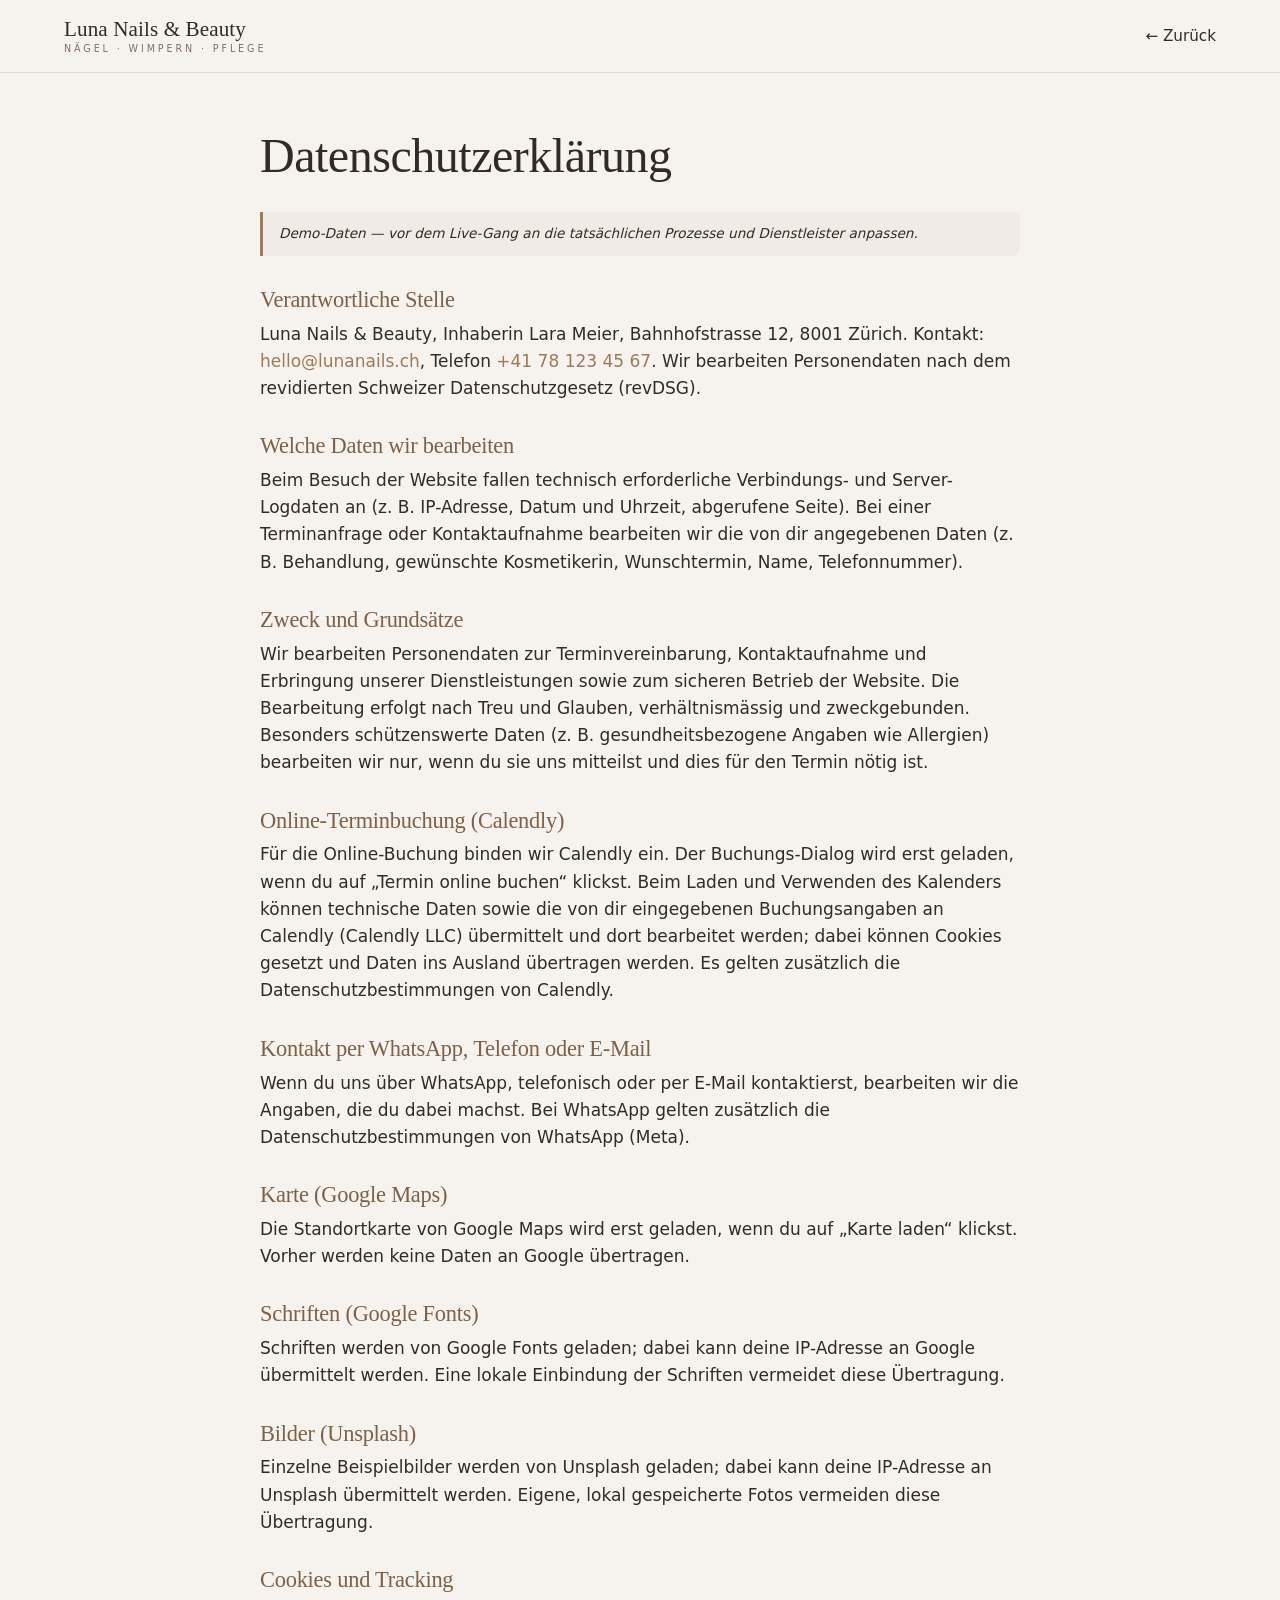
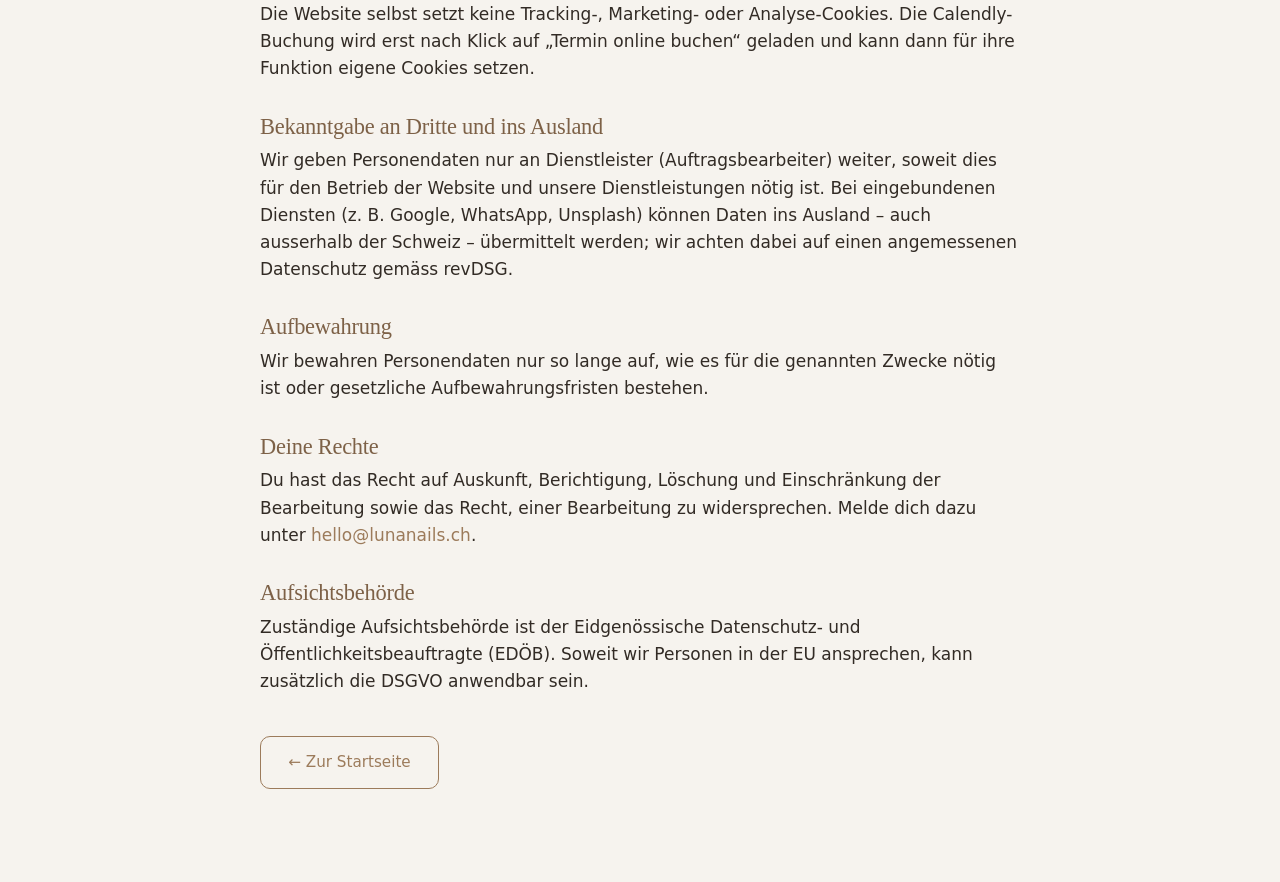
<file: datenschutz.html>
<!DOCTYPE html>
<html lang="de">
<head>
  <meta charset="UTF-8" />
  <meta name="viewport" content="width=device-width, initial-scale=1.0" />
  <meta http-equiv="Content-Security-Policy" content="default-src 'self'; base-uri 'self'; object-src 'none'; script-src 'self'; style-src 'self' https://fonts.googleapis.com; style-src-attr 'unsafe-inline'; font-src https://fonts.gstatic.com; img-src 'self' data: https://images.unsplash.com; frame-src https://maps.google.com; connect-src 'self' https://fonts.googleapis.com https://fonts.gstatic.com; form-action 'self'; upgrade-insecure-requests" />
  <title>Datenschutz | Luna Nails & Beauty</title>
  <link href="https://fonts.googleapis.com/css2?family=Baskervville&family=Jost:wght@300;400;500&display=swap" rel="stylesheet" />
  <link rel="stylesheet" href="styles.css" />
</head>
<body>
  <header class="nav">
    <div class="wrap nav-inner">
      <a href="index.html" class="logo"><span class="logo-name" data-f="name">Luna Nails &amp; Beauty</span><span class="logo-sub" data-f="tagline">NÄGEL · WIMPERN · PFLEGE</span></a>
      <nav class="nav-links"><a href="index.html">← Zurück</a></nav>
    </div>
  </header>

  <main class="legal wrap">
    <h1>Datenschutzerklärung</h1>
    <p class="legal-note">Demo-Daten — vor dem Live-Gang an die tatsächlichen Prozesse und Dienstleister anpassen.</p>

    <h2>Verantwortliche Stelle</h2>
    <p><span data-f="name">Luna Nails &amp; Beauty</span>, Inhaberin <span data-f="owner">Lara Meier</span>, <span data-f="street">Bahnhofstrasse 12</span>, <span data-f="zip">8001 Zürich</span>. Kontakt: <a href="mailto:hello@lunanails.ch" data-mail data-f="email">hello@lunanails.ch</a>, Telefon <a href="tel:+41781234567" data-tel data-f="phone">+41 78 123 45 67</a>. Wir bearbeiten Personendaten nach dem revidierten Schweizer Datenschutzgesetz (revDSG).</p>

    <h2>Welche Daten wir bearbeiten</h2>
    <p>Beim Besuch der Website fallen technisch erforderliche Verbindungs- und Server-Logdaten an (z. B. IP-Adresse, Datum und Uhrzeit, abgerufene Seite). Bei einer Terminanfrage oder Kontaktaufnahme bearbeiten wir die von dir angegebenen Daten (z. B. Behandlung, gewünschte Kosmetikerin, Wunschtermin, Name, Telefonnummer).</p>

    <h2>Zweck und Grundsätze</h2>
    <p>Wir bearbeiten Personendaten zur Terminvereinbarung, Kontaktaufnahme und Erbringung unserer Dienstleistungen sowie zum sicheren Betrieb der Website. Die Bearbeitung erfolgt nach Treu und Glauben, verhältnismässig und zweckgebunden. Besonders schützenswerte Daten (z. B. gesundheitsbezogene Angaben wie Allergien) bearbeiten wir nur, wenn du sie uns mitteilst und dies für den Termin nötig ist.</p>

    <h2>Online-Terminbuchung (Calendly)</h2>
    <p>Für die Online-Buchung binden wir Calendly ein. Der Buchungs-Dialog wird erst geladen, wenn du auf „Termin online buchen“ klickst. Beim Laden und Verwenden des Kalenders können technische Daten sowie die von dir eingegebenen Buchungsangaben an Calendly (Calendly LLC) übermittelt und dort bearbeitet werden; dabei können Cookies gesetzt und Daten ins Ausland übertragen werden. Es gelten zusätzlich die Datenschutzbestimmungen von Calendly.</p>

    <h2>Kontakt per WhatsApp, Telefon oder E-Mail</h2>
    <p>Wenn du uns über WhatsApp, telefonisch oder per E-Mail kontaktierst, bearbeiten wir die Angaben, die du dabei machst. Bei WhatsApp gelten zusätzlich die Datenschutzbestimmungen von WhatsApp (Meta).</p>

    <h2>Karte (Google Maps)</h2>
    <p>Die Standortkarte von Google Maps wird erst geladen, wenn du auf „Karte laden“ klickst. Vorher werden keine Daten an Google übertragen.</p>

    <h2>Schriften (Google Fonts)</h2>
    <p>Schriften werden von Google Fonts geladen; dabei kann deine IP-Adresse an Google übermittelt werden. Eine lokale Einbindung der Schriften vermeidet diese Übertragung.</p>

    <h2>Bilder (Unsplash)</h2>
    <p>Einzelne Beispielbilder werden von Unsplash geladen; dabei kann deine IP-Adresse an Unsplash übermittelt werden. Eigene, lokal gespeicherte Fotos vermeiden diese Übertragung.</p>

    <h2>Cookies und Tracking</h2>
    <p>Die Website selbst setzt keine Tracking-, Marketing- oder Analyse-Cookies. Die Calendly-Buchung wird erst nach Klick auf „Termin online buchen“ geladen und kann dann für ihre Funktion eigene Cookies setzen.</p>

    <h2>Bekanntgabe an Dritte und ins Ausland</h2>
    <p>Wir geben Personendaten nur an Dienstleister (Auftragsbearbeiter) weiter, soweit dies für den Betrieb der Website und unsere Dienstleistungen nötig ist. Bei eingebundenen Diensten (z. B. Google, WhatsApp, Unsplash) können Daten ins Ausland – auch ausserhalb der Schweiz – übermittelt werden; wir achten dabei auf einen angemessenen Datenschutz gemäss revDSG.</p>

    <h2>Aufbewahrung</h2>
    <p>Wir bewahren Personendaten nur so lange auf, wie es für die genannten Zwecke nötig ist oder gesetzliche Aufbewahrungsfristen bestehen.</p>

    <h2>Deine Rechte</h2>
    <p>Du hast das Recht auf Auskunft, Berichtigung, Löschung und Einschränkung der Bearbeitung sowie das Recht, einer Bearbeitung zu widersprechen. Melde dich dazu unter <a href="mailto:hello@lunanails.ch">hello@lunanails.ch</a>.</p>

    <h2>Aufsichtsbehörde</h2>
    <p>Zuständige Aufsichtsbehörde ist der Eidgenössische Datenschutz- und Öffentlichkeitsbeauftragte (EDÖB). Soweit wir Personen in der EU ansprechen, kann zusätzlich die DSGVO anwendbar sein.</p>

    <p class="legal-back"><a href="index.html" class="btn btn-outline">← Zur Startseite</a></p>
  </main>
  <script src="script.js"></script>
</body>
</html>
</file>
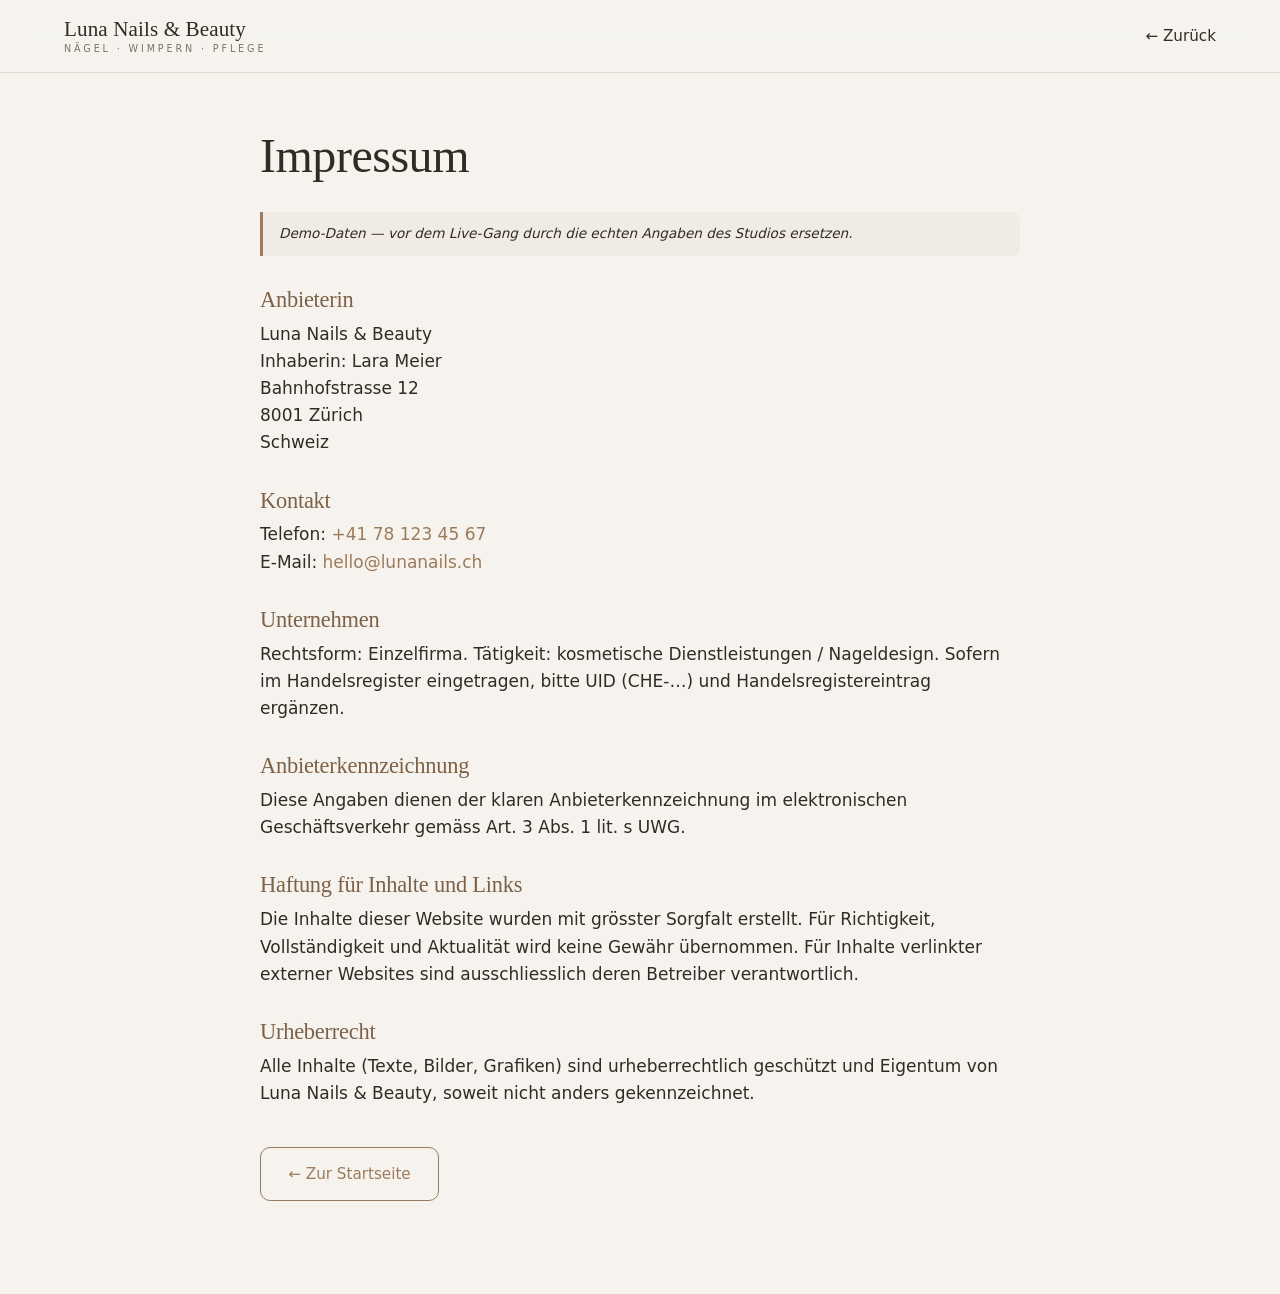
<file: impressum.html>
<!DOCTYPE html>
<html lang="de">
<head>
  <meta charset="UTF-8" />
  <meta name="viewport" content="width=device-width, initial-scale=1.0" />
  <meta http-equiv="Content-Security-Policy" content="default-src 'self'; base-uri 'self'; object-src 'none'; script-src 'self'; style-src 'self' https://fonts.googleapis.com; style-src-attr 'unsafe-inline'; font-src https://fonts.gstatic.com; img-src 'self' data: https://images.unsplash.com; frame-src https://maps.google.com; connect-src 'self' https://fonts.googleapis.com https://fonts.gstatic.com; form-action 'self'; upgrade-insecure-requests" />
  <title>Impressum | Luna Nails & Beauty</title>
  <link href="https://fonts.googleapis.com/css2?family=Baskervville&family=Jost:wght@300;400;500&display=swap" rel="stylesheet" />
  <link rel="stylesheet" href="styles.css" />
</head>
<body>
  <header class="nav">
    <div class="wrap nav-inner">
      <a href="index.html" class="logo"><span class="logo-name" data-f="name">Luna Nails &amp; Beauty</span><span class="logo-sub" data-f="tagline">NÄGEL · WIMPERN · PFLEGE</span></a>
      <nav class="nav-links"><a href="index.html">← Zurück</a></nav>
    </div>
  </header>

  <main class="legal wrap">
    <h1>Impressum</h1>
    <p class="legal-note">Demo-Daten — vor dem Live-Gang durch die echten Angaben des Studios ersetzen.</p>

    <h2>Anbieterin</h2>
    <p>
      <span data-f="name">Luna Nails &amp; Beauty</span><br />
      Inhaberin: <span data-f="owner">Lara Meier</span><br />
      <span data-f="street">Bahnhofstrasse 12</span><br />
      <span data-f="zip">8001 Zürich</span><br />
      Schweiz
    </p>

    <h2>Kontakt</h2>
    <p>Telefon: <a href="tel:+41781234567" data-tel data-f="phone">+41 78 123 45 67</a><br />E-Mail: <a href="mailto:hello@lunanails.ch" data-mail data-f="email">hello@lunanails.ch</a></p>

    <h2>Unternehmen</h2>
    <p>Rechtsform: Einzelfirma. Tätigkeit: kosmetische Dienstleistungen / Nageldesign. Sofern im Handelsregister eingetragen, bitte UID (CHE-…) und Handelsregistereintrag ergänzen.</p>

    <h2>Anbieterkennzeichnung</h2>
    <p>Diese Angaben dienen der klaren Anbieterkennzeichnung im elektronischen Geschäftsverkehr gemäss Art. 3 Abs. 1 lit. s UWG.</p>

    <h2>Haftung für Inhalte und Links</h2>
    <p>Die Inhalte dieser Website wurden mit grösster Sorgfalt erstellt. Für Richtigkeit, Vollständigkeit und Aktualität wird keine Gewähr übernommen. Für Inhalte verlinkter externer Websites sind ausschliesslich deren Betreiber verantwortlich.</p>

    <h2>Urheberrecht</h2>
    <p>Alle Inhalte (Texte, Bilder, Grafiken) sind urheberrechtlich geschützt und Eigentum von <span data-f="name">Luna Nails &amp; Beauty</span>, soweit nicht anders gekennzeichnet.</p>

    <p class="legal-back"><a href="index.html" class="btn btn-outline">← Zur Startseite</a></p>
  </main>
  <script src="script.js"></script>
</body>
</html>
</file>
<file: styles.css>
/* ===== Tokens ===== */
:root {
  --cream: #f6f3ee;
  --cream-2: #f0ebe4;
  --card: #f3ebe1;
  --taupe: #9c7b5b;
  --taupe-dark: #7d6147;
  --rose: #d9c3b2;
  --ink: #322b25;
  --muted: #7e7164;
  --brown: #29211b;
  --line: #e4dacd;
  --gold: #c79a4a;
  --serif: 'Baskervville', Georgia, serif;
  --sans: 'Jost', system-ui, sans-serif;
  --sec: clamp(3.5rem, 5.5vw, 5.6rem);
  --nav-h: 72px;
}
* { box-sizing: border-box; margin: 0; padding: 0; }
html { scroll-behavior: smooth; scroll-padding-top: 110px; }
section { scroll-margin-top: 110px; }
body {
  font-family: var(--sans);
  color: var(--ink);
  background: var(--cream);
  font-weight: 400;
  font-size: 1.0625rem;
  line-height: 1.6;
  -webkit-font-smoothing: antialiased;
  overflow-x: hidden;
}
img { display: block; max-width: 100%; }
a { color: inherit; text-decoration: none; }
.wrap { width: min(1200px, 90%); margin: 0 auto; }
.center { text-align: center; }

h1, h2, h3 { font-family: var(--serif); font-weight: 400; line-height: 1.12; letter-spacing: -.01em; color: var(--ink); }
h1 { font-size: clamp(2.4rem, 5vw, 4rem); }
h2 { font-size: clamp(2rem, 4vw, 3.4rem); line-height: 1.04; }
h3 { font-size: 1.45rem; }

.eyebrow { display: inline-flex; align-items: center; gap: .8rem; font-size: .72rem; letter-spacing: .24em; text-transform: uppercase; color: var(--taupe); font-weight: 500; margin-bottom: 1rem; }
.eyebrow::before { content: ''; width: 36px; height: 1px; background: var(--taupe); opacity: .55; }

.section-head { margin-bottom: 1.9rem; }
.section-head p { color: var(--muted); margin-top: .7rem; max-width: 56ch; }

/* ===== Buttons (einheitlich) ===== */
.btn {
  display: inline-flex; align-items: center; justify-content: center; gap: .5rem;
  background: var(--taupe); color: #fff;
  font-family: var(--sans); font-weight: 500; font-size: .95rem;
  padding: .85rem 1.7rem; border-radius: 10px; border: 1px solid var(--taupe);
  transition: background .2s, transform .2s; cursor: pointer;
}
.btn:hover { background: var(--taupe-dark); transform: translateY(-1px); }
.btn-sm { padding: .55rem 1.2rem; font-size: .88rem; }
.btn-outline { background: transparent; color: var(--taupe); border-color: var(--taupe); }
.btn-outline:hover { background: var(--taupe); color: #fff; }
.btn-light { background: #fff; color: var(--taupe-dark); border-color: #fff; }
.btn-light:hover { background: var(--cream); }
.btn-on-dark { background: transparent; color: var(--cream); border-color: rgba(246,243,238,.55); }
.btn-on-dark:hover { background: rgba(246,243,238,.14); color: #fff; }

/* ===== Logo ===== */
.logo { display: inline-flex; flex-direction: column; line-height: 1.05; }
.logo-name { font-family: var(--serif); font-size: 1.32rem; letter-spacing: .005em; color: var(--ink); }
.logo-sub { font-size: .6rem; letter-spacing: .3em; color: var(--muted); margin-top: .25rem; }
.logo-light .logo-name { color: var(--cream); }
.logo-light .logo-sub { color: rgba(246,243,238,.55); }

/* ===== Header (sticky, immer lesbar) ===== */
.nav { position: sticky; top: 0; z-index: 50; background: rgba(246,243,238,.9); backdrop-filter: blur(12px); border-bottom: 1px solid var(--line); }
.nav-inner { display: flex; align-items: center; justify-content: space-between; height: var(--nav-h); }
.nav-links { display: flex; align-items: center; gap: 2rem; }
.nav-links a { font-size: .95rem; color: var(--ink); transition: color .2s; }
.nav-links a:not(.btn):hover { color: var(--taupe); }
.nav-toggle { display: none; background: none; border: none; font-size: 1.5rem; color: var(--ink); cursor: pointer; }

/* ===== Hero ===== */
.hero { background: var(--cream); overflow: hidden; }
.hero-inner { display: grid; grid-template-columns: 48% 52%; gap: clamp(2rem, 5vw, 4.5rem); align-items: center; min-height: min(600px, calc(85vh - var(--nav-h))); padding: clamp(1.5rem, 4vh, 3rem) 0; }
.hero-text { max-width: 32rem; }
.hero-text .eyebrow { margin-bottom: 1.1rem; }
.hero-text h1 { font-size: clamp(2.6rem, 5vw, 4.75rem); line-height: 1.02; letter-spacing: -.02em; margin-bottom: 1.2rem; max-width: 13ch; }
.hero-text p { color: var(--muted); font-size: 1.125rem; line-height: 1.6; max-width: 42ch; }
.hero-cta { display: flex; gap: .9rem; flex-wrap: wrap; margin: 1.8rem 0 1.4rem; }
.hero-trust { font-size: .9rem; color: var(--muted); letter-spacing: .02em; }
.hero-media { position: relative; }
.hero-glow { position: absolute; z-index: 0; top: 50%; left: 50%; transform: translate(-50%, -50%); width: 78%; aspect-ratio: 1; background: var(--rose); border-radius: 50%; opacity: .5; filter: blur(60px); pointer-events: none; }
.hero-media img { position: relative; z-index: 1; width: 100%; height: clamp(420px, 50vh, 540px); object-fit: cover; object-position: center 50%; border-radius: 28px; display: block; }

/* ===== Foto-Marquee ===== */
.gallery { padding: var(--sec) 0; }
.gallery .section-head { margin-bottom: 1.8rem; text-align: center; }
.gallery .section-head .eyebrow { justify-content: center; }
.gallery-grid { display: grid; grid-template-columns: repeat(4, 1fr); gap: 1rem; }
.gallery-grid img { width: 100%; height: 240px; object-fit: cover; border-radius: 20px; }
.gallery-cta { text-align: center; margin-top: 2rem; }

/* ===== Über uns ===== */
.about { padding: var(--sec) 0; }
.about-grid { display: grid; grid-template-columns: 1fr 1.05fr; gap: clamp(2rem, 5vw, 4.5rem); align-items: center; }
.about-imgs { display: grid; grid-template-columns: .82fr 1fr; gap: 1.1rem; align-items: start; }
.about-img-1 { width: 100%; height: 280px; object-fit: cover; border-radius: 16px; margin-top: 3rem; }
.about-img-2 { width: 100%; height: 400px; object-fit: cover; border-radius: 16px; }
.about-text p { color: var(--muted); margin: 1.3rem 0 0; }
.trust-list { list-style: none; display: grid; grid-template-columns: 1fr 1fr; gap: .65rem 1.4rem; margin: 1.6rem 0 2rem; }
.trust-list li { position: relative; padding-left: 1.6rem; font-size: .95rem; }
.trust-list li::before { content: '✓'; position: absolute; left: 0; color: var(--taupe); font-weight: 600; }

/* ===== Leistungen ===== */
.services { padding: 0 0 calc(var(--sec) + 1rem); }
.service-grid { display: grid; grid-template-columns: repeat(3, 1fr); gap: 1.5rem; }
.service-card { display: flex; flex-direction: column; background: var(--card); border: 1px solid var(--line); border-radius: 18px; padding: 1.2rem; }
.service-img { height: 300px; border-radius: 12px; overflow: hidden; }
.service-img img { width: 100%; height: 100%; object-fit: cover; transition: transform .5s; }
.service-card:hover .service-img img { transform: scale(1.04); }
.service-card h3 { color: var(--taupe); margin: 1.2rem 0 .5rem; }
.service-card p { color: var(--muted); font-size: .98rem; flex: 1; }
.service-link { display: inline-flex; align-items: center; gap: .35rem; margin-top: 1rem; color: var(--taupe); font-weight: 500; font-size: .92rem; letter-spacing: .02em; transition: gap .2s, color .2s; }
.service-link:hover { color: var(--taupe-dark); gap: .6rem; }

/* ===== Preise (kompakt) ===== */
.prices { padding: var(--sec) 0; background: var(--cream-2); }
.prices-head { display: flex; justify-content: space-between; align-items: flex-end; gap: 1rem; flex-wrap: wrap; margin-bottom: 2.4rem; }
.prices-head .eyebrow { margin-bottom: .6rem; }
.price-currency { color: var(--muted); font-size: .85rem; letter-spacing: .03em; padding-bottom: .4rem; }
.price-grid { display: grid; grid-template-columns: 1fr 1fr; gap: 1.1rem; align-items: start; }
.price-card { background: var(--card); border-radius: 16px; padding: 1.5rem 1.7rem; }
.price-card h3 { font-size: 1.3rem; color: var(--taupe); margin-bottom: .7rem; }
.price-card ul { list-style: none; }
.price-card li { display: flex; justify-content: space-between; align-items: baseline; gap: 1.5rem; padding: .42rem 0; font-size: .98rem; }
.price-card li + li { border-top: 1px solid rgba(50,43,37,.07); }
.price-card li span { color: var(--ink); }
.price-card li span em { color: var(--muted); font-size: .78rem; font-style: normal; display: block; margin-top: .15rem; }
.price-card li b { color: var(--taupe-dark); font-weight: 600; font-size: 1.05rem; white-space: nowrap; }
.price-note { margin-top: 1rem; font-size: .8rem; color: var(--muted); font-style: italic; }

/* ===== Warum wir ===== */
.why { padding: var(--sec) 0; }
.why-grid { display: grid; grid-template-columns: 1.1fr 1fr; gap: clamp(2rem, 5vw, 4.5rem); align-items: center; }
.why-text > p { color: var(--muted); margin: 1.3rem 0 1.6rem; }
.checklist { list-style: none; display: grid; grid-template-columns: 1fr 1fr; gap: .7rem 1.4rem; margin-bottom: 1.6rem; }
.checklist li { position: relative; padding-left: 1.7rem; font-size: .96rem; }
.checklist li::before { content: '✓'; position: absolute; left: 0; color: var(--taupe); font-weight: 600; }
.why-img img { width: 100%; height: 460px; object-fit: cover; border-radius: 20px; }

/* ===== CTA ===== */
.cta { position: relative; padding: clamp(4rem, 9vw, 7rem) 0; text-align: center; color: #fff; overflow: hidden; }
.cta-bg { position: absolute; inset: 0; width: 100%; height: 100%; object-fit: cover; z-index: 0; }
.cta::after { content: ''; position: absolute; inset: 0; background: rgba(41,33,27,.6); z-index: 1; }
.cta-inner { position: relative; z-index: 2; max-width: 680px; margin: 0 auto; padding: 0 5vw; }
.cta-inner h2 { color: #fff; }
.cta-inner p { margin: 1.1rem 0 1.8rem; opacity: .92; }
.cta-actions { display: flex; gap: .8rem; justify-content: center; flex-wrap: wrap; }
.cta-hints { display: flex; gap: 1.4rem; justify-content: center; flex-wrap: wrap; margin-top: 1.5rem; font-size: .85rem; color: rgba(246,243,238,.82); letter-spacing: .02em; }
.cta-hints span { display: inline-flex; align-items: center; gap: .45rem; }
.cta-hints span::before { content: '✓'; color: var(--rose); }

/* ===== Termin (Calendly) ===== */
.booking { padding: var(--sec) 0; background: var(--cream-2); }
.booking-layout { display: grid; grid-template-columns: .85fr 1.15fr; gap: clamp(2rem, 4vw, 3.5rem); align-items: start; }
.booking-intro h2 { margin: .2rem 0 1rem; }
.booking-intro > p { color: var(--muted); max-width: 40ch; }
.booking-points { list-style: none; margin: 1.4rem 0 1.9rem; display: grid; gap: .65rem; }
.booking-points li { position: relative; padding-left: 1.7rem; color: var(--ink); font-size: .98rem; }
.booking-points li::before { content: '✓'; position: absolute; left: 0; color: var(--taupe); font-weight: 600; }
.booking-or-inline { color: var(--muted); font-size: .9rem; margin-bottom: .8rem; }
.booking-intro .booking-actions { justify-content: flex-start; }
.booking-cal { background: #fff; border: 1px solid var(--line); border-radius: 26px; padding: .85rem; box-shadow: 0 30px 70px -36px rgba(41,33,27,.4); }
.center-head { text-align: center; margin-bottom: 2rem; }
.center-head p { color: var(--muted); margin: 1rem auto 0; max-width: 58ch; }
.calendly-status { margin: 0 0 .8rem; text-align: center; color: var(--taupe-dark); }
.calendly-status.is-error { color: var(--ink); font-weight: 500; }
.calendly-inline-widget { min-width: 0; height: 630px; border-radius: 18px; overflow: hidden; background: #fff; }
.calendly-fallback { max-width: 620px; margin: 0 auto 1.25rem; padding: 1.4rem; text-align: center; border: 1px solid var(--line); border-radius: 14px; background: var(--cream); }
.calendly-fallback p { color: var(--ink); }
.booking-primary-actions { display: flex; justify-content: center; margin-top: 1.2rem; }
.booking-or { text-align: center; color: var(--muted); font-size: .88rem; letter-spacing: .04em; margin: 2rem 0 1.1rem; }
.booking-actions { display: flex; gap: .8rem; justify-content: center; flex-wrap: wrap; }

.booking-fallback-note { text-align: center; font-size: .9rem; color: var(--muted); margin-top: 1rem; }
.booking-fallback-note a { color: var(--taupe); text-decoration: underline; }

/* Personen-Auswahl */
.staff-select { margin-top: 1.6rem; }
.staff-lead { text-align: center; color: var(--muted); font-size: .88rem; letter-spacing: .04em; margin-bottom: 1.2rem; }
.staff-list { display: flex; gap: 1rem; justify-content: center; flex-wrap: wrap; }
.staff-card { background: var(--cream); border: 1px solid var(--line); border-radius: 16px; padding: 1.6rem 1.6rem 1.4rem; text-align: center; min-width: 210px; display: flex; flex-direction: column; align-items: center; gap: .35rem; }
.staff-name { font-family: var(--serif); font-size: 1.35rem; color: var(--ink); margin: 0; }
.staff-role { font-size: .76rem; letter-spacing: .08em; text-transform: uppercase; color: var(--muted); margin: 0 0 .9rem; }
.staff-card .btn { width: 100%; }
/* hidden-Attribut muss auch bei display-setzenden Klassen (.btn) greifen */
[hidden] { display: none !important; }

/* Termin-Anfrage-Formular */
.booking-form { max-width: 640px; margin: 1.8rem auto 0; display: flex; flex-direction: column; gap: 1rem; }
.bk-row { display: flex; gap: 1rem; flex-wrap: wrap; }
.bk-field { flex: 1 1 240px; display: flex; flex-direction: column; gap: .4rem; text-align: left; }
.bk-field > span { font-size: .74rem; letter-spacing: .08em; text-transform: uppercase; color: var(--muted); }
.bk-field select,
.bk-field input { width: 100%; padding: .8rem .9rem; font: inherit; color: var(--ink); background: var(--cream); border: 1px solid var(--line); border-radius: 12px; -webkit-appearance: none; appearance: none; }
.bk-field select:focus,
.bk-field input:focus { outline: none; border-color: var(--taupe); box-shadow: 0 0 0 3px rgba(156, 123, 91, .15); }
.bk-submit { width: 100%; margin-top: .4rem; }
.bk-privacy { margin-top: .6rem; font-size: .8rem; color: var(--muted); text-align: center; }
.bk-privacy a { color: var(--taupe); text-decoration: underline; }
.booking-disclaimer { max-width: 640px; margin: 2rem auto 0; text-align: center; font-size: .82rem; color: var(--muted); line-height: 1.6; }

/* ===== Kontakt ===== */
.contact { padding: var(--sec) 0; }
.contact-grid { margin-bottom: 1.6rem; }
.contact-card { display: grid; grid-template-columns: 1fr 1fr; align-items: stretch; border: 1px solid var(--line); border-radius: 24px; overflow: hidden; box-shadow: 0 18px 40px -28px rgba(41,33,27,.35); }
.contact-info { display: flex; flex-direction: column; gap: 1.2rem; background: var(--card); padding: clamp(1.6rem, 3vw, 2.4rem); }
.ci-row h4 { font-family: var(--sans); font-size: .72rem; letter-spacing: .18em; text-transform: uppercase; color: var(--taupe); font-weight: 500; margin-bottom: .3rem; }
.ci-row p { color: var(--ink); font-size: 1.02rem; line-height: 1.6; }
.ci-row a:hover { color: var(--taupe); }
.hours span { display: block; }
.contact-cta { display: flex; gap: .7rem; flex-wrap: wrap; margin-top: auto; padding-top: .5rem; }
.ci-note { color: var(--muted); font-size: .9rem; margin-top: .35rem; }
.contact-map { overflow: hidden; min-height: 440px; height: 100%; }
.contact-map iframe { width: 100%; height: 100%; min-height: 440px; border: 0; display: block; filter: grayscale(.12) contrast(.98); }
.map-consent { min-height: 440px; height: 100%; display: flex; flex-direction: column; align-items: center; justify-content: center; gap: 1.1rem; text-align: center; padding: 2rem; background: var(--cream); }
.map-consent p { color: var(--muted); max-width: 34ch; font-size: .92rem; }

/* ===== Footer ===== */
.foot { background: var(--brown); color: var(--cream); padding: clamp(3rem, 6vw, 4.5rem) 0 2rem; }
.foot-top { display: grid; grid-template-columns: 1.2fr 1fr 1fr; gap: 2rem; padding-bottom: 2.5rem; }
.foot-nav { display: flex; flex-direction: column; gap: .55rem; }
.foot-nav a { color: rgba(246,243,238,.78); font-size: .95rem; transition: color .2s; }
.foot-nav a:hover { color: var(--cream); }
.foot-col .foot-h { color: var(--cream); margin-bottom: .8rem; font-size: 1.05rem; }
.foot-col .hours span { color: rgba(246,243,238,.65); font-size: .92rem; }
.foot-social { margin-top: .8rem; }
.foot-social a { color: rgba(246,243,238,.78); }
.foot-social a:hover { color: var(--cream); }
.foot-copy { display: flex; justify-content: space-between; gap: 1rem; flex-wrap: wrap; padding-top: 1.6rem; border-top: 1px solid rgba(246,243,238,.12); font-size: .82rem; color: rgba(246,243,238,.5); }
.foot-legal a { color: rgba(246,243,238,.65); transition: color .2s; }
.foot-legal a:hover { color: var(--cream); }

/* ===== Legal-Seiten ===== */
.legal { max-width: 760px; padding: 3.5rem 0 5rem; }
.legal h1 { font-family: var(--serif); font-weight: 400; font-size: clamp(2rem, 5vw, 3rem); margin-bottom: 1.8rem; }
.legal h2 { font-family: var(--serif); font-weight: 400; font-size: 1.4rem; margin: 2rem 0 .6rem; color: var(--taupe-dark); }
.legal p { color: var(--ink); margin-bottom: .8rem; }
.legal a { color: var(--taupe); }
.legal ul { margin: .4rem 0 .8rem 1.2rem; color: var(--ink); }
.legal ul li { margin-bottom: .4rem; }
.legal-note { font-size: .85rem; color: var(--muted); font-style: italic; background: var(--cream-2); border-left: 3px solid var(--taupe); padding: .7rem 1rem; border-radius: 0 8px 8px 0; margin-bottom: 1.6rem; }
.legal-back { margin-top: 2.5rem; }

/* ===== Bild-Fallback ===== */
.img-ph { background: linear-gradient(135deg, var(--rose), var(--taupe)); }

/* ===== Responsive ===== */
@media (max-width: 900px) {
  .nav { backdrop-filter: none; background: var(--cream); }
  .nav-links { position: fixed; inset: var(--nav-h) 0 0 0; z-index: 40; flex-direction: column; justify-content: center; background: var(--cream); padding: 1.5rem; gap: 1.8rem; box-shadow: 0 24px 50px -30px rgba(41,33,27,.55); transform: translateY(-100%); transition: transform .3s ease; }
  .nav-links a { font-size: 1.25rem; }
  .nav-links.open { transform: translateY(0); }
  .nav-toggle { display: block; }
  .hero-inner { grid-template-columns: 1fr; min-height: auto; gap: 1.8rem; padding: 2.4rem 0 1rem; }
  .hero-text { max-width: none; }
  .hero-text h1 { font-size: clamp(2.4rem, 10vw, 2.9rem); }
  .hero-media img { height: 56vh; max-height: 440px; object-position: center 50%; }
  .about-grid, .why-grid, .price-grid, .service-grid, .contact-grid, .contact-card, .booking-layout { grid-template-columns: 1fr; }
  .gallery-grid { grid-template-columns: repeat(2, 1fr); }
  .about-img-1 { margin-top: 0; height: 220px; }
  .about-img-2 { height: 300px; }
  .trust-list, .checklist { grid-template-columns: 1fr; }
  .service-img { height: 300px; }
  .why-img img { height: 340px; }
  .foot-top { grid-template-columns: 1fr 1fr; }
}
@media (max-width: 560px) {
  .booking-primary-actions .btn, .booking-actions .btn, .cta-actions .btn { width: 100%; text-align: center; }
  .foot-top { grid-template-columns: 1fr; }
  .gallery-grid img { height: 200px; }
  .calendly-inline-widget { height: 1040px; }
}

@media (prefers-reduced-motion: reduce) {
  html { scroll-behavior: auto; }
  .row-a { animation: none; }
  *, *::before, *::after {
    animation-duration: .01ms !important;
    animation-iteration-count: 1 !important;
    transition-duration: .01ms !important;
  }
}
</file>
